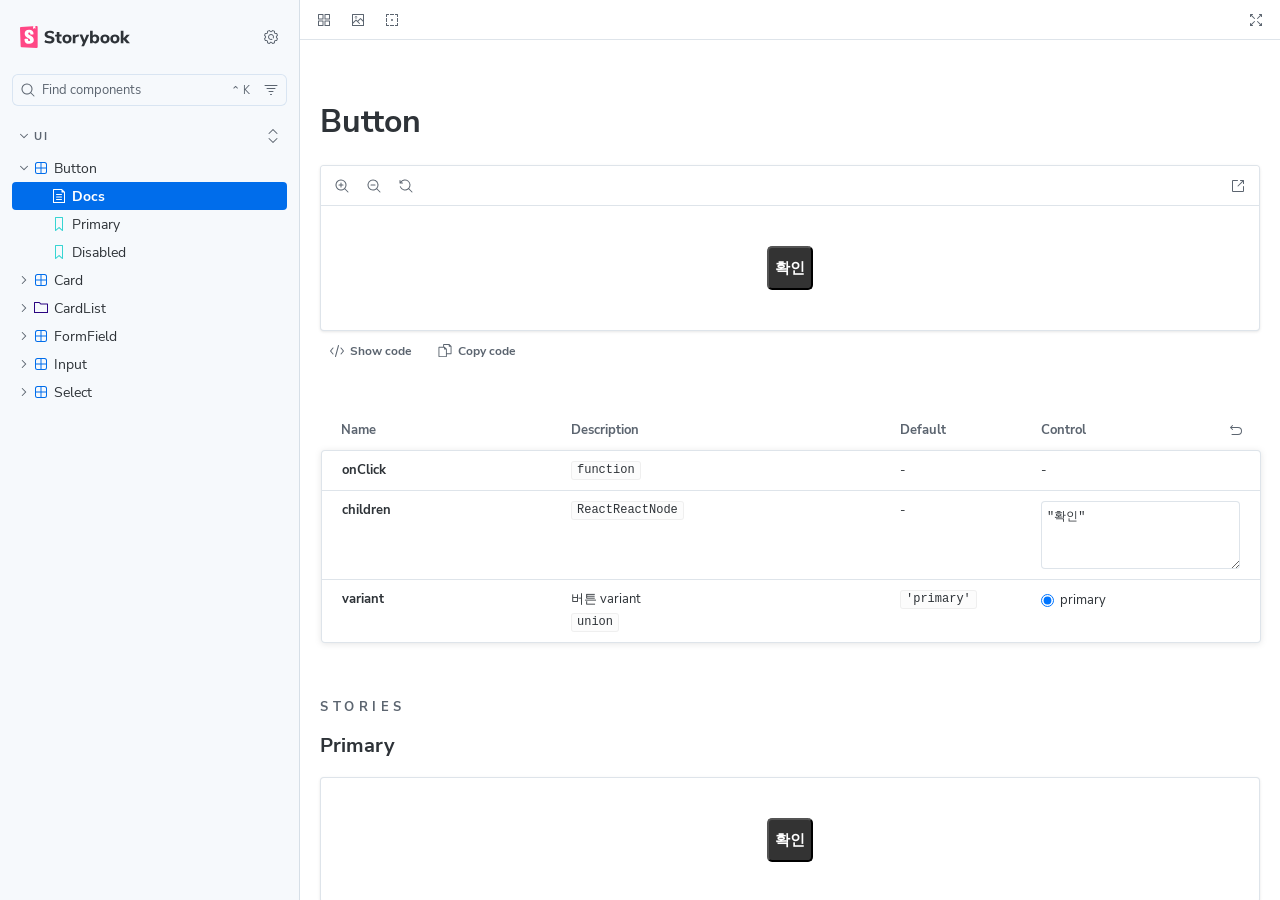
<file: storybook/index.html>
<!DOCTYPE html>
<html lang="en">
  <head>
    <meta charset="utf-8" />

    <title>storybook - Storybook</title>
    <meta name="viewport" content="width=device-width, initial-scale=1" />

    
    <link rel="icon" type="image/svg+xml" href="./favicon.svg" />
    
    <style>
      @font-face {
        font-family: 'Nunito Sans';
        font-style: normal;
        font-weight: 400;
        font-display: swap;
        src: url('./sb-common-assets/nunito-sans-regular.woff2') format('woff2');
      }

      @font-face {
        font-family: 'Nunito Sans';
        font-style: italic;
        font-weight: 400;
        font-display: swap;
        src: url('./sb-common-assets/nunito-sans-italic.woff2') format('woff2');
      }

      @font-face {
        font-family: 'Nunito Sans';
        font-style: normal;
        font-weight: 700;
        font-display: swap;
        src: url('./sb-common-assets/nunito-sans-bold.woff2') format('woff2');
      }

      @font-face {
        font-family: 'Nunito Sans';
        font-style: italic;
        font-weight: 700;
        font-display: swap;
        src: url('./sb-common-assets/nunito-sans-bold-italic.woff2') format('woff2');
      }
    </style>

    <link href="./sb-manager/runtime.js" rel="modulepreload" />

    
    <link href="./sb-addons/storybook-core-server-presets-0/common-manager-bundle.js" rel="modulepreload" />
    
    <link href="./sb-addons/chromatic-com-storybook-1/manager-bundle.js" rel="modulepreload" />
    
    <link href="./sb-addons/vitest-2/manager-bundle.js" rel="modulepreload" />
    
    <link href="./sb-addons/a11y-3/manager-bundle.js" rel="modulepreload" />
    
    <link href="./sb-addons/docs-4/manager-bundle.js" rel="modulepreload" />
    
    <link href="./sb-addons/onboarding-5/manager-bundle.js" rel="modulepreload" />
       

    <style>
      #storybook-root[hidden] {
        display: none !important;
      }
    </style>

    
  </head>
  <body>
    <div id="root"></div>

    
    <script>
      
        
          window['FEATURES'] = {
  "argTypeTargetsV7": true,
  "legacyDecoratorFileOrder": false,
  "disallowImplicitActionsInRenderV8": true,
  "viewport": true,
  "highlight": true,
  "controls": true,
  "interactions": true,
  "actions": true,
  "backgrounds": true,
  "outline": true,
  "measure": true,
  "sidebarOnboardingChecklist": true,
  "componentsManifest": false
};
        
      
        
          window['REFS'] = {};
        
      
        
          window['LOGLEVEL'] = "info";
        
      
        
          window['DOCS_OPTIONS'] = {
  "defaultName": "Docs"
};
        
      
        
          window['CONFIG_TYPE'] = "PRODUCTION";
        
      
        
      
        
      
        
          window['TAGS_OPTIONS'] = {};
        
      
        
          window['STORYBOOK_BUILDER'] = "vite";
        
      
        
          window['STORYBOOK_FRAMEWORK'] = "react-vite";
        
      
        
          window['STORYBOOK_RENDERER'] = "react";
        
      
        
      
    </script>
    

    <script type="module">
      import './sb-manager/globals-runtime.js';

      
        import './sb-addons/storybook-core-server-presets-0/common-manager-bundle.js';
      
        import './sb-addons/chromatic-com-storybook-1/manager-bundle.js';
      
        import './sb-addons/vitest-2/manager-bundle.js';
      
        import './sb-addons/a11y-3/manager-bundle.js';
      
        import './sb-addons/docs-4/manager-bundle.js';
      
        import './sb-addons/onboarding-5/manager-bundle.js';
      

      import './sb-manager/runtime.js';
    </script>
  </body>
</html>
</file>
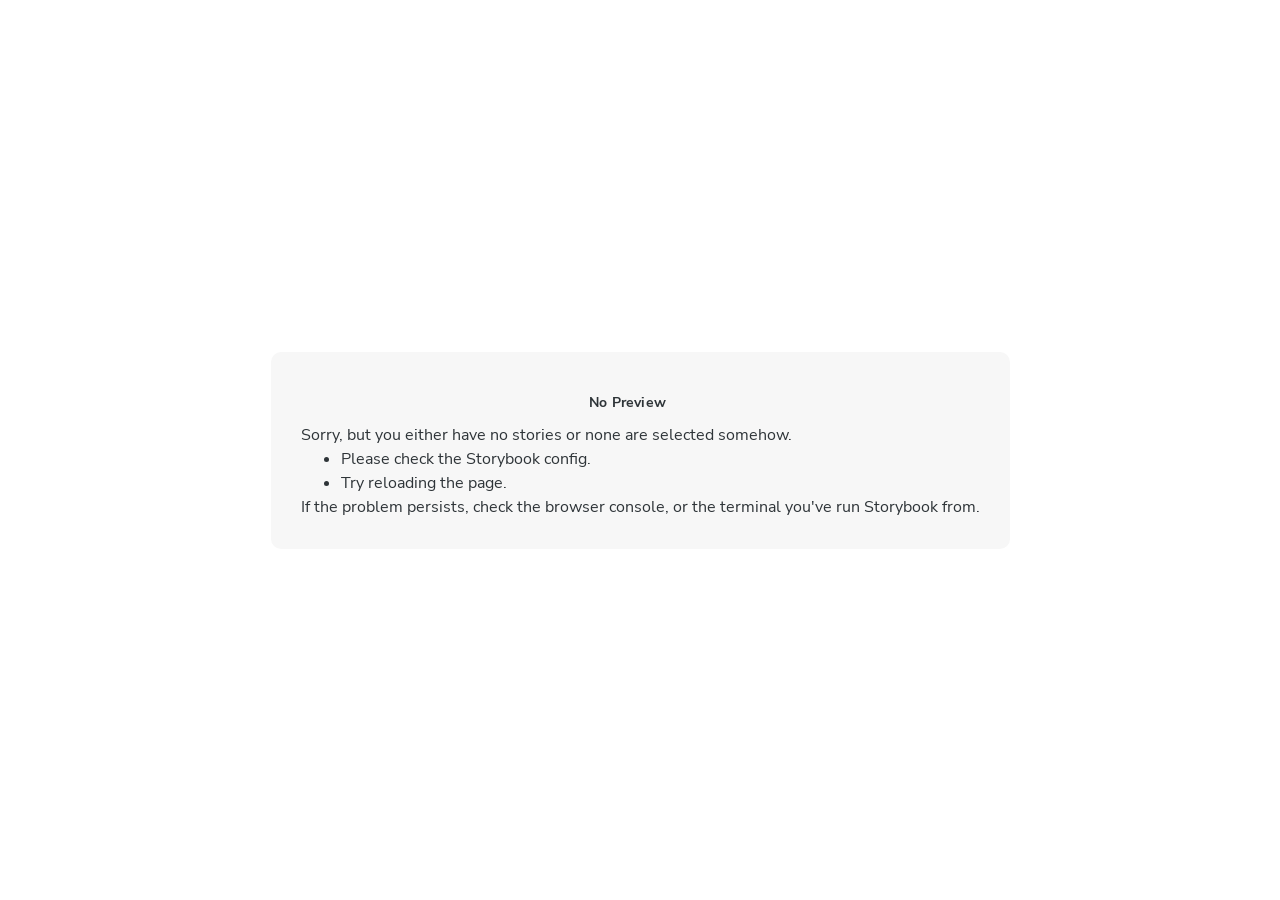
<file: storybook/iframe.html>
<!doctype html>
<!--suppress HtmlUnknownTarget -->
<html lang="en">
  <head><script type="module" src="./vite-inject-mocker-entry.js"></script>
    <meta charset="utf-8" />
    <title>Storybook</title>
    <meta name="viewport" content="width=device-width, initial-scale=1" />

    <style>
      @font-face {
        font-family: 'Nunito Sans';
        font-style: normal;
        font-weight: 400;
        font-display: swap;
        src: url('./sb-common-assets/nunito-sans-regular.woff2') format('woff2');
      }

      @font-face {
        font-family: 'Nunito Sans';
        font-style: italic;
        font-weight: 400;
        font-display: swap;
        src: url('./sb-common-assets/nunito-sans-italic.woff2') format('woff2');
      }

      @font-face {
        font-family: 'Nunito Sans';
        font-style: normal;
        font-weight: 700;
        font-display: swap;
        src: url('./sb-common-assets/nunito-sans-bold.woff2') format('woff2');
      }

      @font-face {
        font-family: 'Nunito Sans';
        font-style: italic;
        font-weight: 700;
        font-display: swap;
        src: url('./sb-common-assets/nunito-sans-bold-italic.woff2') format('woff2');
      }
    </style>

    <script>
      window.CONFIG_TYPE = 'PRODUCTION';
      window.LOGLEVEL = 'info';
      window.FRAMEWORK_OPTIONS = {};
      window.CHANNEL_OPTIONS = {};
      window.FEATURES = {"argTypeTargetsV7":true,"legacyDecoratorFileOrder":false,"disallowImplicitActionsInRenderV8":true,"viewport":true,"highlight":true,"controls":true,"interactions":true,"actions":true,"backgrounds":true,"outline":true,"measure":true,"sidebarOnboardingChecklist":true,"componentsManifest":false};
      window.STORIES = [{"titlePrefix":"","directory":"./src","files":"**/*.mdx","importPathMatcher":"^\\.[\\\\/](?:src(?:\\/(?!\\.)(?:(?:(?!(?:^|\\/)\\.).)*?)\\/|\\/|$)(?!\\.)(?=.)[^/]*?\\.mdx)$"},{"titlePrefix":"","directory":"./src","files":"**/*.stories.@(js|jsx|mjs|ts|tsx)","importPathMatcher":"^\\.[\\\\/](?:src(?:\\/(?!\\.)(?:(?:(?!(?:^|\\/)\\.).)*?)\\/|\\/|$)(?!\\.)(?=.)[^/]*?\\.stories\\.(js|jsx|mjs|ts|tsx))$"}];
      window.DOCS_OPTIONS = {"defaultName":"Docs"};
      window.TAGS_OPTIONS = {};

      

      // We do this so that "module && module.hot" etc. in Storybook source code
      // doesn't fail (it will simply be disabled)
      window.module = undefined;
      window.global = window;
    </script>
    <base target="_parent" />

<style>
  /* While we aren't showing the main block yet, but still preparing, we want everything the user has rendered, which may or may not be in #storybook-root, to be display none */
  .sb-show-preparing-story:not(.sb-show-main) > :not(.sb-preparing-story) {
    display: none;
  }

  .sb-show-preparing-docs:not(.sb-show-main) > :not(.sb-preparing-docs) {
    display: none;
  }

  /* Hide our own blocks when we aren't supposed to be showing them */
  :not(.sb-show-preparing-story) > .sb-preparing-story,
  :not(.sb-show-preparing-docs) > .sb-preparing-docs,
  :not(.sb-show-nopreview) > .sb-nopreview,
  :not(.sb-show-errordisplay) > .sb-errordisplay {
    display: none;
  }

  .sb-show-main.sb-main-centered {
    margin: 0;
    display: flex;
    align-items: center;
    min-height: 100vh;
  }

  .sb-show-main.sb-main-centered #storybook-root {
    box-sizing: border-box;
    margin: auto;
    padding: 1rem;
    max-height: 100%;
    /* Hack for centering correctly in IE11 */
  }

  /* Vertical centering fix for IE11 */
  @media screen and (-ms-high-contrast: none), (-ms-high-contrast: active) {
    .sb-show-main.sb-main-centered:after {
      content: '';
      min-height: inherit;
      font-size: 0;
    }
  }

  .sb-show-main.sb-main-fullscreen {
    margin: 0;
    padding: 0;
    display: block;
  }

  .sb-show-main.sb-main-padded {
    margin: 0;
    padding: 1rem;
    display: block;
    box-sizing: border-box;
  }

  .sb-wrapper {
    position: fixed;
    top: 0;
    bottom: 0;
    left: 0;
    right: 0;
    box-sizing: border-box;

    padding: 40px;
    font-family:
      'Nunito Sans',
      -apple-system,
      '.SFNSText-Regular',
      'San Francisco',
      BlinkMacSystemFont,
      'Segoe UI',
      'Helvetica Neue',
      Helvetica,
      Arial,
      sans-serif;
    -webkit-font-smoothing: antialiased;
    overflow: auto;
  }

  @media (max-width: 700px) {
    .sb-wrapper {
      padding: 20px;
    }
  }

  @media (max-width: 500px) {
    .sb-wrapper {
      padding: 10px;
    }
  }

  .sb-heading {
    font-size: 14px;
    font-weight: 600;
    letter-spacing: 0.2px;
    margin: 10px 0;
    padding-right: 25px;
  }

  .sb-nopreview {
    display: flex;
    align-content: center;
    justify-content: center;
    box-sizing: border-box;
  }

  .sb-nopreview_main {
    margin: auto;
    padding: 30px;
    border-radius: 10px;
    background: rgb(247, 247, 247);
    color: rgb(46, 52, 56);
  }

  .sb-nopreview_main * {
    background: rgb(247, 247, 247);
    color: rgb(46, 52, 56);
  }

  .sb-nopreview_heading {
    text-align: center;
  }

  .sb-errordisplay {
    background: #f6f9fc;
    color: black;
    z-index: 999999;
    width: 100vw;
    min-height: 100vh;
    box-sizing: border-box;
  }

  .sb-errordisplay_main {
    margin: auto;
    padding: 24px;
    display: flex;
    box-sizing: border-box;

    flex-direction: column;
    min-height: 100%;
    width: 100%;
    border-radius: 6px;
    background: white;
    color: black;
    border: 1px solid #ff0000;
    box-shadow: 0 0 64px rgba(0, 0, 0, 0.1);
    gap: 24px;
  }

  .sb-errordisplay_main ol {
    padding-left: 18px;
    margin: 0;
  }

  /* Redefine colors to ensure readability regardless of user-provided * selectors. */
  .sb-errordisplay_main * {
    background: white;
    color: black;
  }

  /* Exclude error code block from the universal reset to preserve ANSI colors and dark theme */
  .sb-errordisplay_main .sb-errordisplay_code,
  .sb-errordisplay_main .sb-errordisplay_code * {
    background: #242424;
    color: #c6c6c6;
  }

  .sb-errordisplay_main h1 {
    font-family: inherit;
    font-size: 22px;
    font-weight: 400;
    line-height: 30px;
    margin: 0;
  }

  .sb-errordisplay_main h1::before {
    content: '';
    display: inline-block;
    width: 12px;
    height: 12px;
    background: #ff4400;
    border-radius: 50%;
    margin-right: 8px;
  }

  .sb-errordisplay_main p,
  .sb-errordisplay_main ol {
    font-family: inherit;
    font-size: 14px;
    font-weight: 400;
    line-height: 19px;
    margin: 0;
  }

  .sb-errordisplay_main li + li {
    margin: 0;
    padding: 0;
    padding-top: 12px;
  }

  .sb-errordisplay_main a {
    color: currentColor;
  }

  .sb-errordisplay_main .sb-errordisplay_code {
    padding: 10px;
    flex: 1;
    background: #242424;
    color: #c6c6c6;
    box-sizing: border-box;

    font-size: 14px;
    font-weight: 400;
    line-height: 19px;
    border-radius: 4px;

    font-family:
      'Operator Mono', 'Fira Code Retina', 'Fira Code', 'FiraCode-Retina', 'Andale Mono',
      'Lucida Console', Consolas, Monaco, monospace;
    margin: 0;
    overflow: auto;
  }

  .sb-errordisplay_main .sb-errordisplay_code code {
    background-color: inherit;
    color: inherit;
  }

  .sb-errordisplay_main .sb-errordisplay_code {
    white-space: pre-wrap;
  }

  @-webkit-keyframes sb-rotate360 {
    from {
      transform: rotate(0deg);
    }

    to {
      transform: rotate(360deg);
    }
  }

  @keyframes sb-rotate360 {
    from {
      transform: rotate(0deg);
    }

    to {
      transform: rotate(360deg);
    }
  }

  @-webkit-keyframes sb-glow {
    0%,
    100% {
      opacity: 1;
    }

    50% {
      opacity: 0.4;
    }
  }

  @keyframes sb-glow {
    0%,
    100% {
      opacity: 1;
    }

    50% {
      opacity: 0.4;
    }
  }

  /* We display the preparing loaders *over* the rendering story */
  .sb-preparing-story,
  .sb-preparing-docs {
    background-color: white;
    /* Maximum possible z-index. It would be better to use stacking contexts to ensure it's always
    on top, but this isn't possible as it would require making CSS changes that could affect user code */
    z-index: 2147483647;
  }

  .sb-loader {
    -webkit-animation: sb-rotate360 0.7s linear infinite;
    animation: sb-rotate360 0.7s linear infinite;
    border-color: rgba(97, 97, 97, 0.29);
    border-radius: 50%;
    border-style: solid;
    border-top-color: #646464;
    border-width: 2px;
    display: inline-block;
    height: 32px;
    left: 50%;
    margin-left: -16px;
    margin-top: -16px;
    mix-blend-mode: difference;
    overflow: hidden;
    position: absolute;
    top: 50%;
    transition: all 200ms ease-out;
    vertical-align: top;
    width: 32px;
    z-index: 4;
  }

  .sb-previewBlock {
    background: #fff;
    border: 1px solid rgba(0, 0, 0, 0.1);
    border-radius: 4px;
    box-shadow: rgba(0, 0, 0, 0.1) 0 1px 3px 0;
    margin: 25px auto 40px;
    max-width: 600px;
  }

  .sb-previewBlock_header {
    align-items: center;
    box-shadow: rgba(0, 0, 0, 0.1) 0 -1px 0 0 inset;
    display: flex;
    gap: 14px;
    height: 40px;
    padding: 0 12px;
  }

  .sb-previewBlock_icon {
    -webkit-animation: sb-glow 1.5s ease-in-out infinite;
    animation: sb-glow 1.5s ease-in-out infinite;
    background: #e6e6e6;
    height: 14px;
    width: 14px;
  }

  .sb-previewBlock_icon:last-child {
    margin-left: auto;
  }

  .sb-previewBlock_body {
    -webkit-animation: sb-glow 1.5s ease-in-out infinite;
    animation: sb-glow 1.5s ease-in-out infinite;
    height: 182px;
    position: relative;
  }

  .sb-argstableBlock {
    border-collapse: collapse;
    border-spacing: 0;
    font-size: 13px;
    line-height: 20px;
    margin: 25px auto 40px;
    max-width: 600px;
    text-align: left;
    width: 100%;
  }

  .sb-argstableBlock th:first-of-type,
  .sb-argstableBlock td:first-of-type {
    padding-left: 20px;
  }

  .sb-argstableBlock th:nth-of-type(2),
  .sb-argstableBlock td:nth-of-type(2) {
    width: 35%;
  }

  .sb-argstableBlock th:nth-of-type(3),
  .sb-argstableBlock td:nth-of-type(3) {
    width: 15%;
  }

  .sb-argstableBlock th:last-of-type,
  .sb-argstableBlock td:last-of-type {
    width: 25%;
    padding-right: 20px;
  }

  .sb-argstableBlock th span,
  .sb-argstableBlock td span {
    -webkit-animation: sb-glow 1.5s ease-in-out infinite;
    animation: sb-glow 1.5s ease-in-out infinite;
    background-color: rgba(0, 0, 0, 0.1);
    border-radius: 0;
    box-shadow: none;
    color: transparent;
  }

  .sb-argstableBlock th {
    padding: 10px 15px;
  }

  .sb-argstableBlock-body {
    border-radius: 4px;
    box-shadow:
      rgba(0, 0, 0, 0.1) 0 1px 3px 1px,
      rgba(0, 0, 0, 0.065) 0 0 0 1px;
  }

  .sb-argstableBlock-body tr {
    background: transparent;
    overflow: hidden;
  }

  .sb-argstableBlock-body tr:not(:first-child) {
    border-top: 1px solid #e6e6e6;
  }

  .sb-argstableBlock-body tr:first-child td:first-child {
    border-top-left-radius: 4px;
  }

  .sb-argstableBlock-body tr:first-child td:last-child {
    border-top-right-radius: 4px;
  }

  .sb-argstableBlock-body tr:last-child td:first-child {
    border-bottom-left-radius: 4px;
  }

  .sb-argstableBlock-body tr:last-child td:last-child {
    border-bottom-right-radius: 4px;
  }

  .sb-argstableBlock-body td {
    background: #fff;
    padding-bottom: 10px;
    padding-top: 10px;
    vertical-align: top;
  }

  .sb-argstableBlock-body td:not(:first-of-type) {
    padding-left: 15px;
    padding-right: 15px;
  }

  .sb-argstableBlock-body button {
    -webkit-animation: sb-glow 1.5s ease-in-out infinite;
    animation: sb-glow 1.5s ease-in-out infinite;
    background-color: rgba(0, 0, 0, 0.1);
    border: 0;
    border-radius: 0;
    box-shadow: none;
    color: transparent;
    display: inline;
    font-size: 12px;
    line-height: 1;
    padding: 10px 16px;
  }

  .sb-argstableBlock-summary {
    margin-top: 4px;
  }

  .sb-argstableBlock-code {
    margin-right: 4px;
    margin-bottom: 4px;
    padding: 2px 5px;
  }

  .sb-sr-only,
  .sb-hidden-until-focus:not(:focus) {
    position: absolute;
    width: 1px;
    height: 1px;
    padding: 0px;
    margin: -1px;
    overflow: hidden;
    clip: rect(0, 0, 0, 0);
    border: none;
  }

  .sb-hidden-until-focus {
    opacity: 0;
    transition: opacity 150ms ease-out;
  }

  .sb-hidden-until-focus:focus {
    opacity: 1;
  }
</style>

<script>
  /* globals window */
  try {
    if (window.top !== window) {
      window.__REACT_DEVTOOLS_GLOBAL_HOOK__ = window.top.__REACT_DEVTOOLS_GLOBAL_HOOK__;
      window.__VUE_DEVTOOLS_GLOBAL_HOOK__ = window.top.__VUE_DEVTOOLS_GLOBAL_HOOK__;
      window.top.__VUE_DEVTOOLS_CONTEXT__ = window.document;
    }
  } catch (e) {
    // eslint-disable-next-line no-console
    console.warn('unable to connect to top frame for connecting dev tools');
  }
</script>

    <script type="module" crossorigin src="./assets/iframe-DOZRBbgE.js"></script>
    <link rel="modulepreload" crossorigin href="./assets/chunk-DnJy8xQt.js">
    <link rel="modulepreload" crossorigin href="./assets/preload-helper-DVWkohm0.js">
    <link rel="stylesheet" crossorigin href="./assets/iframe-DAwqp2Od.css">
  </head>

  <body>
    <div class="sb-preparing-story sb-wrapper">
  <div class="sb-loader"></div>
</div>

<div class="sb-preparing-docs sb-wrapper">
  <div class="sb-previewBlock">
    <div class="sb-previewBlock_header">
      <div class="sb-previewBlock_icon"></div>
      <div class="sb-previewBlock_icon"></div>
      <div class="sb-previewBlock_icon"></div>
      <div class="sb-previewBlock_icon"></div>
    </div>
    <div class="sb-previewBlock_body">
      <div class="sb-loader"></div>
    </div>
  </div>
  <table aria-hidden="true" class="sb-argstableBlock">
    <thead class="sb-argstableBlock-head">
      <tr>
        <th><span>Name</span></th>
        <th><span>Description</span></th>
        <th><span>Default</span></th>
        <th><span>Control </span></th>
      </tr>
    </thead>
    <tbody class="sb-argstableBlock-body">
      <tr>
        <td><span>propertyName</span><span title="Required">*</span></td>
        <td>
          <div><span>This is a short description</span></div>
          <div class="sb-argstableBlock-summary">
            <div><span class="sb-argstableBlock-code">summary</span></div>
          </div>
        </td>
        <td>
          <div><span class="sb-argstableBlock-code">defaultValue</span></div>
        </td>
        <td><button>Set string</button></td>
      </tr>
      <tr>
        <td><span>propertyName</span><span>*</span></td>
        <td>
          <div><span>This is a short description</span></div>
          <div class="sb-argstableBlock-summary">
            <div><span class="sb-argstableBlock-code">summary</span></div>
          </div>
        </td>
        <td>
          <div><span class="sb-argstableBlock-code">defaultValue</span></div>
        </td>
        <td><button>Set string</button></td>
      </tr>
      <tr>
        <td><span>propertyName</span><span>*</span></td>
        <td>
          <div><span>This is a short description</span></div>
          <div class="sb-argstableBlock-summary">
            <div><span class="sb-argstableBlock-code">summary</span></div>
          </div>
        </td>
        <td>
          <div><span class="sb-argstableBlock-code">defaultValue</span></div>
        </td>
        <td><button>Set string</button></td>
      </tr>
    </tbody>
  </table>
</div>

<div class="sb-nopreview sb-wrapper">
  <div class="sb-nopreview_main">
    <h1 class="sb-nopreview_heading sb-heading">No Preview</h1>
    <p>Sorry, but you either have no stories or none are selected somehow.</p>
    <ul>
      <li>Please check the Storybook config.</li>
      <li>Try reloading the page.</li>
    </ul>
    <p>
      If the problem persists, check the browser console, or the terminal you've run Storybook from.
    </p>
  </div>
</div>

<div class="sb-errordisplay sb-wrapper">
  <div class="sb-errordisplay_main">
    <h1 id="error-message"></h1>
    <p>
      The component failed to render properly, likely due to a configuration issue in Storybook.
      Here are some common causes and how you can address them:
    </p>
    <ol>
      <li>
        <strong>Missing Context/Providers</strong>: You can use decorators to supply specific
        contexts or providers, which are sometimes necessary for components to render correctly. For
        detailed instructions on using decorators, please visit the
        <a href="https://storybook.js.org/docs/writing-stories/decorators"
          >Decorators documentation</a
        >.
      </li>
      <li>
        <strong>Misconfigured Webpack or Vite</strong>: Verify that Storybook picks up all necessary
        settings for loaders, plugins, and other relevant parameters. You can find step-by-step
        guides for configuring
        <a href="https://storybook.js.org/docs/builders/webpack">Webpack</a> or
        <a href="https://storybook.js.org/docs/builders/vite">Vite</a>
        with Storybook.
      </li>
      <li>
        <strong>Missing Environment Variables</strong>: Your Storybook may require specific
        environment variables to function as intended. You can set up custom environment variables
        as outlined in the
        <a href="https://storybook.js.org/docs/configure/environment-variables"
          >Environment Variables documentation</a
        >.
      </li>
    </ol>
    <pre class="sb-errordisplay_code"><code id="error-stack"></code></pre>
  </div>
</div>

    <div id="storybook-root"></div>
    <div id="storybook-docs"></div>
    <script>
      function __onViteAppLoadingError(event) {
        const hostname = globalThis.location.hostname;
        if (hostname !== 'localhost' && globalThis.CONFIG_TYPE === 'DEVELOPMENT') {
          const message = `Failed to load the Storybook preview file 'vite-app.js':

      It looks like you're visiting the Storybook development server on another hostname than localhost: '${hostname}', but you haven't configured the necessary security features to support this.
      Please re-run your Storybook development server with the '--host ${hostname}' flag, or manually configure your Vite allowedHosts configuration with viteFinal.

      See:`;
          const docs = [
            'https://storybook.js.org/docs/api/cli-options#dev',
            'https://storybook.js.org/docs/api/main-config/main-config-vite-final',
            'https://vite.dev/config/server-options.html#server-allowedhosts',
          ];
          console.error(`${message}\n${docs.map((doc) => `- ${doc}`).join('\n')}`);

          document.getElementById('storybook-root').innerHTML =
            `<p style="color: red; max-width: 70ch">${message.replaceAll(
              '\n',
              '<br/>'
            )}<ul>${docs.map((doc) => `<li><a href='${doc}' target='_blank'>${doc}</a></li>`).join('')}</ul></p>`;
          return;
        }
      }
    </script>
  </body>
</html>
</file>
<file: storybook/assets/iframe-DAwqp2Od.css>
*,:before,:after{box-sizing:border-box}:not(dialog){margin:0}@media (prefers-reduced-motion:no-preference){html{interpolate-size:allow-keywords}}body{-webkit-font-smoothing:antialiased;line-height:1.5}img,picture,video,canvas,svg{max-width:100%;display:block}input,button,textarea,select{font:inherit}p,h1,h2,h3,h4,h5,h6{overflow-wrap:break-word}p{text-wrap:pretty}h1,h2,h3,h4,h5,h6{text-wrap:balance}#root,#__next{isolation:isolate}fieldset{border:none;min-width:0;margin:0;padding:0}legend{all:unset;width:100%;max-width:100%;font:inherit;line-height:inherit;color:inherit;margin:0;padding:0;display:block}:root{--color-border-default:#acacac;--color-border-error:#ff3d3d;--color-border-focus:#000;--color-text-placeholder:#acacac;--color-text-default:#000;--color-text-title:#000;--color-text-caption:#8b95a1;--color-text-label:#0a0d13;--color-text-error:#ff3d3d;--color-text-card:#fff;--color-button-primary-background:#333;--color-button-primary-text:#fff;--color-background-card:#333;--color-background-chip:#ddcd78;--color-shadow-card:#0000001a;--color-background-skeleton:#ebebeb;--color-background-skeleton-highlight:#d6d6d6;--color-border-skeleton:#f0f0f0;--color-brand-bc-card:#f04651;--color-brand-shinhan-card:#0046ff;--color-brand-kakaobank:#ffe600;--color-brand-hyundai-card:#000;--color-brand-woori-card:#007bc8;--color-brand-lotte-card:#ed1c24;--color-brand-hana-card:#009490;--color-brand-kb-card:#6a6056}body{justify-content:center;align-items:center;width:100%;min-height:100dvh;display:flex}
</file>
